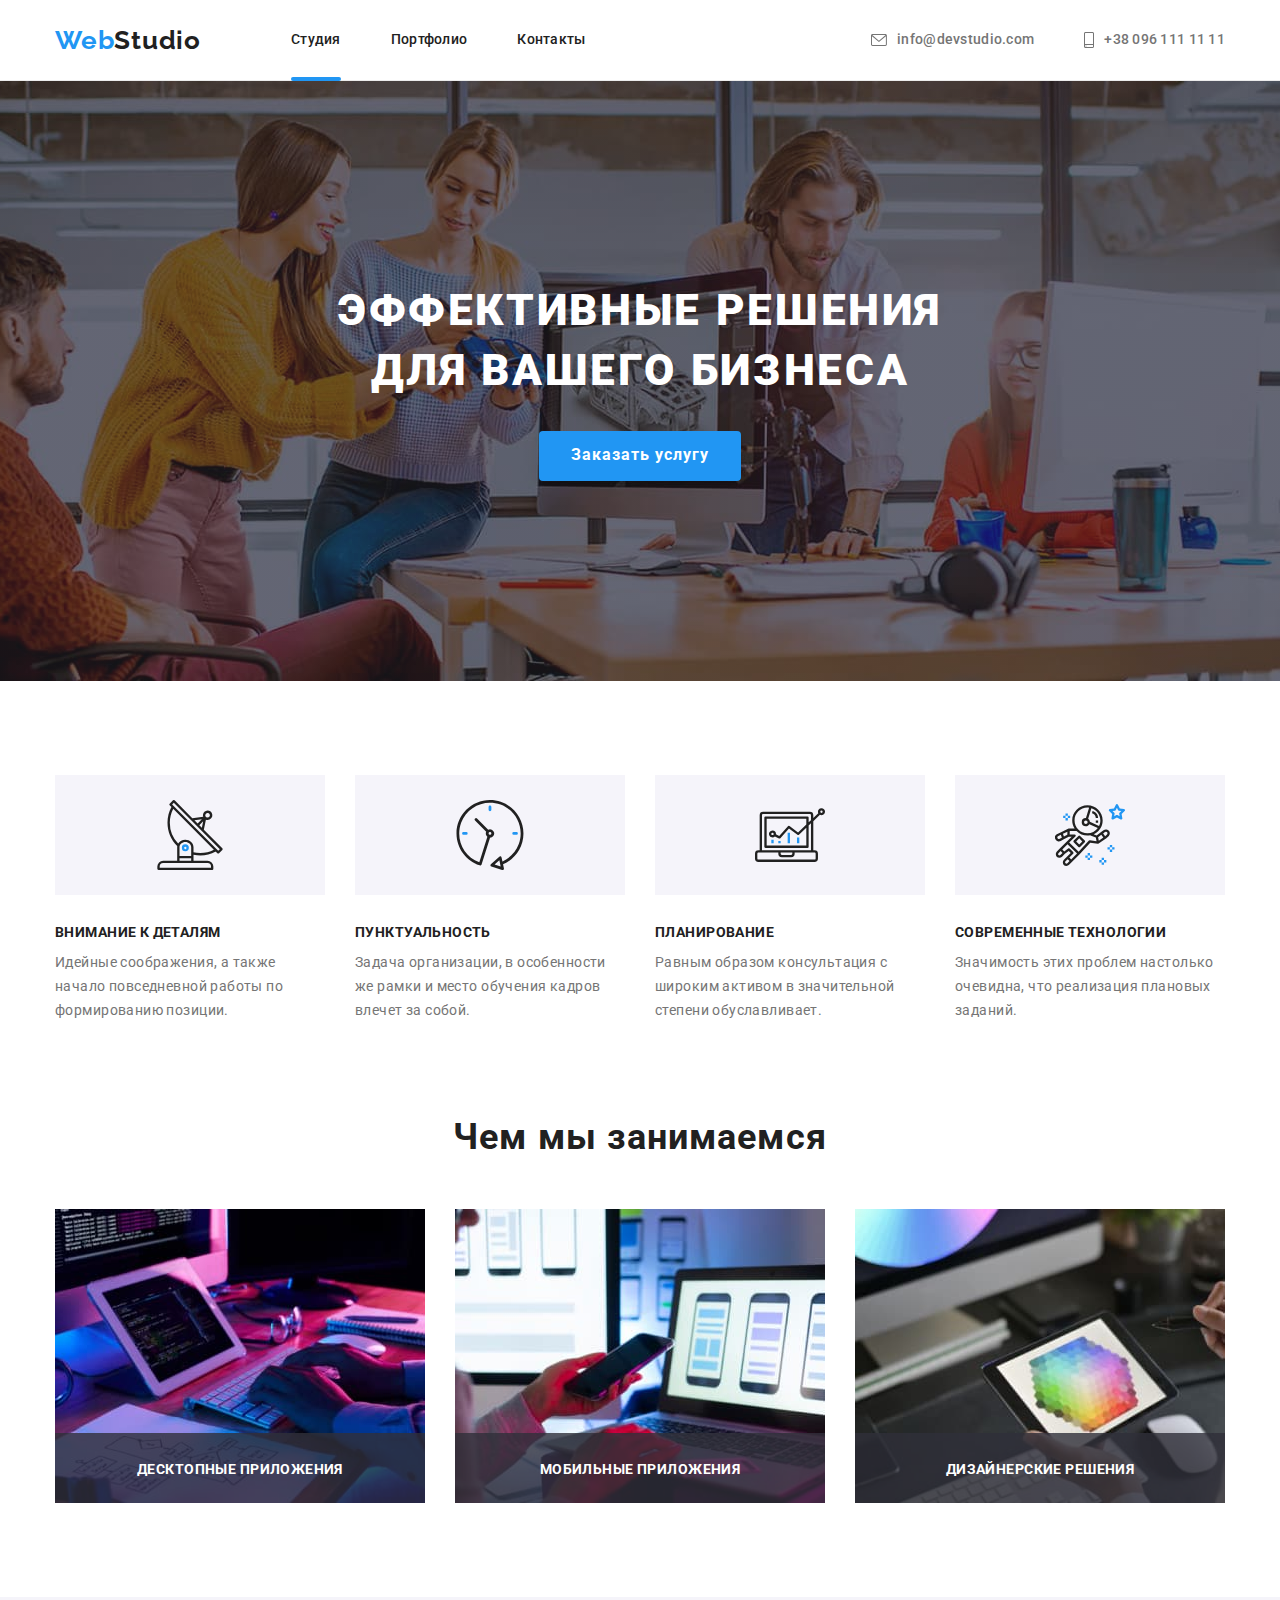
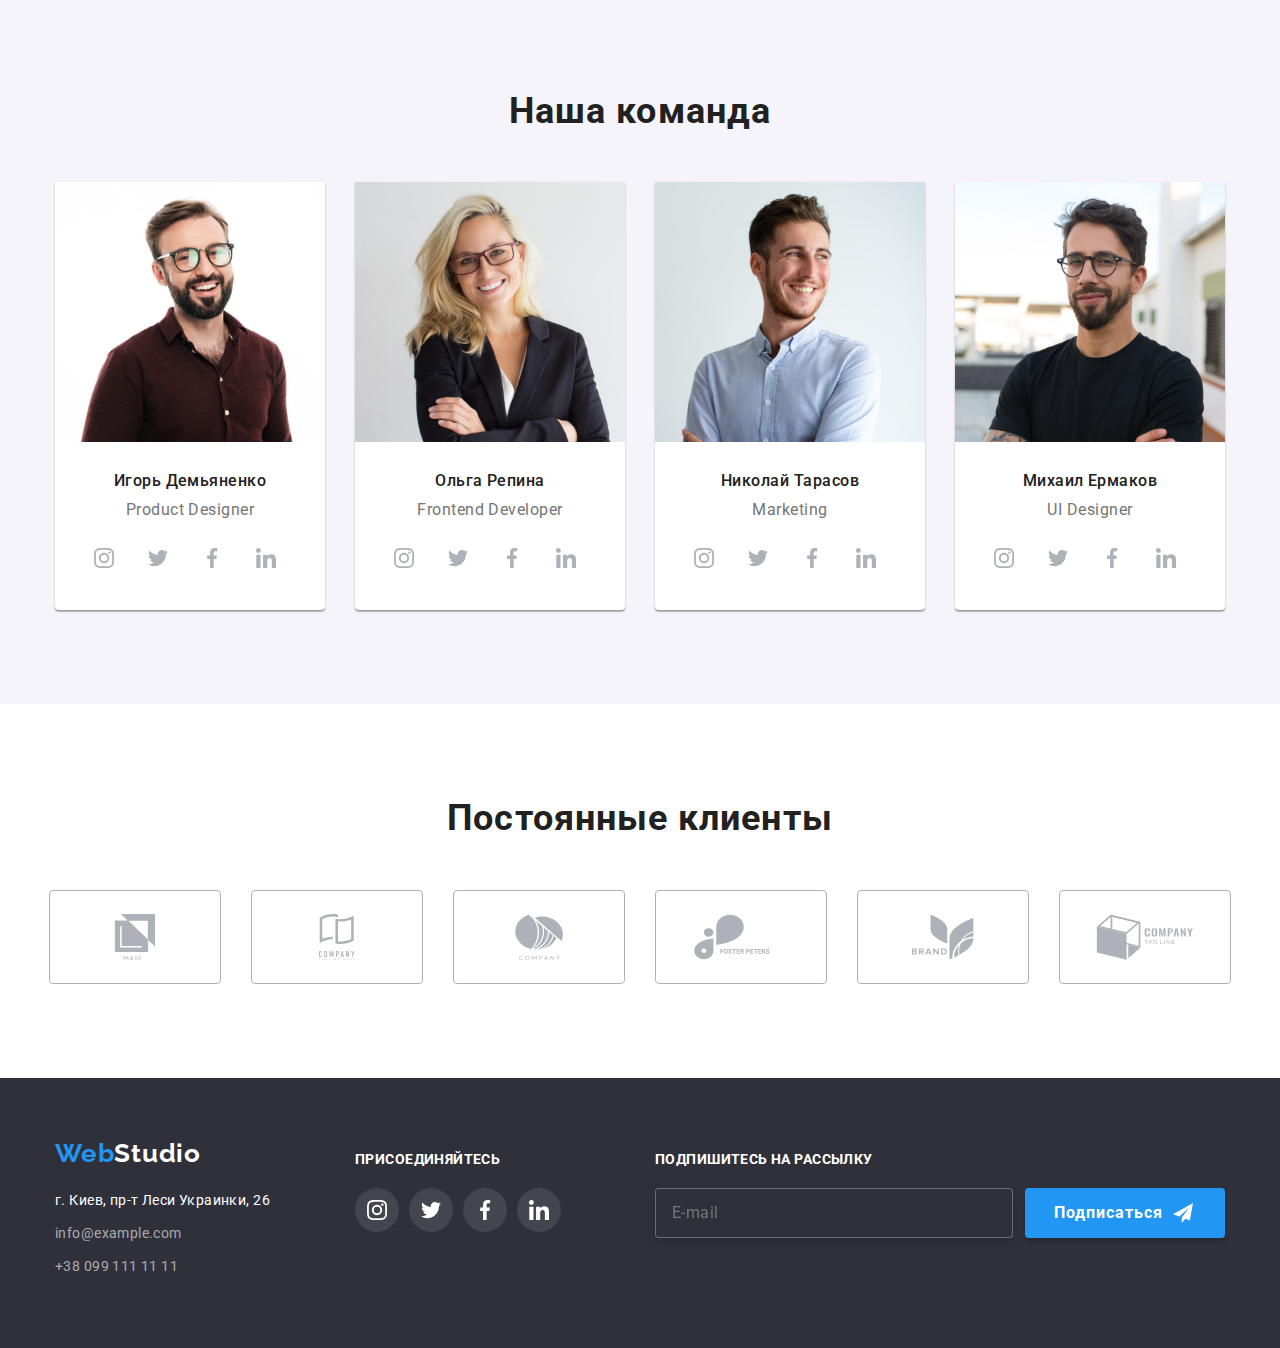
<file: index.html>
<!DOCTYPE html>
<html lang="ru">
  <head>
    <meta charset="UTF-8" />
    <meta http-equiv="X-UA-Compatible" content="IE=edge" />
    <meta name="viewport" content="width=device-width, initial-scale=1.0" />
    <title>Студия</title>
    <link rel="preconnect" href="https://fonts.googleapis.com" />
    <link rel="preconnect" href="https://fonts.gstatic.com" crossorigin />
    <link
      href="https://fonts.googleapis.com/css2?family=Raleway:wght@700&family=Roboto:wght@400;500;700;900&display=swap"
      rel="stylesheet"
    />
    <link
      rel="stylesheet"
      href="https://cdnjs.cloudflare.com/ajax/libs/modern-normalize/1.1.0/modern-normalize.min.css"
    />
    <link rel="stylesheet" href="./css/styles.css" />
  </head>
  <body>
    <!--header-->
    <header class="header">
      <div class="container">
        <nav class="main-nav">
          <a href="./index.html" class="logo logo-header"
            ><span class="logo-span">Web</span>Studio</a
          >
          <ul class="nav list">
            <li class="item">
              <a href="./index.html" class="link current">Студия</a>
            </li>
            <li class="item">
              <a href="./portfolio.html" class="link">Портфолио</a>
            </li>
            <li class="item"><a href="" class="link">Контакты</a></li>
          </ul>
          <ul class="nav-contakt list">
            <li class="item">
              <a href="mailto:info@devstudio.com" class="link contakt">
                <svg class="icon-header" width="16" height="12">
                  <use href="./images/icon.svg#icon-mail"></use>
                </svg>
                info@devstudio.com</a
              >
            </li>
            <li class="item">
              <a href="tel:+380961111111" class="link contakt">
                <svg class="icon-header" width="10" height="16">
                  <use href="./images/icon.svg#icon-smartphone"></use>
                </svg>
                +38 096 111 11 11</a
              >
            </li>
          </ul>
        </nav>
      </div>
    </header>
    <!--main-->
    <main>
      <!--order-->
      <section class="order">
        <h1 class="order-title">
          Эффективные решения <br />
          для вашего бизнеса
        </h1>
        <button
          data-modal-open
          class="order-button"
          name="button_order"
          type="button">
          Заказать услугу
        </button>
        <div class="backdrop is-hidden" data-modal>
          <div class="modal">
            <button class="button-modal" type="button" data-modal-close>
              <svg class="close-icon">
                <use href="./images/icon.svg#icon-close"></use>
              </svg>
            </button>
            <h2 class="title-modal">Оставьте свои данные, мы вам перезвоним</h2>
            <form class="form">
              <div class="form-input">
                <label for="name">Имя</label>
                <input type="text" name="name" id="name" />
                <svg class="input-icon">
                  <use href="./images/icon.svg#icon-person-form"></use>
                </svg>
              </div>
              <div class="form-input">
                <label for="tel">Телефон</label>
                <input type="tel" name="tel" id="tel" />
                <svg class="input-icon">
                  <use href="./images/icon.svg#icon-phone-form"></use>
                </svg>
              </div>
              <div class="form-input">
                <label for="email">Почта</label>
                <input type="email" name="email" id="email" />
                <svg class="input-icon">
                  <use href="./images/icon.svg#icon-email-form"></use>
                </svg>
              </div>
              <div class="form-input form-end">
                <label for="feedback">Комментарий</label>
                <textarea
                  name="feedback"
                  id="feedback"
                  placeholder="Введите текст"></textarea>
              </div>
              <label class="label-checkbox">
                <input class="checkbox" type="checkbox" name="policy" />
                <span class="checkbox-icon"></span>
                <span class="label">Cоглашаюсь с рассылкой и принимаю
                <a href=""> Условия договора</a></label></span>
                <button class="order-button" type="submit">Отправить</button>
            </form>
          </div>
        </div>
      </section>
      <!-- our strengths-->
      <section class="section strengths">
        <div class="container">
          <h2 class="hide">Наши сильные качества</h2>
          <ul class="strengths-list list">
            <li class="item">
              <div class="icon-strengths-fon">
                <svg class="icon-strengths">
                  <use href="./images/icon.svg#icon-antenna"></use>
                </svg>
              </div>
              <h3 class="strengths-title">Внимание к деталям</h3>
              <p class="strengths-text">
                Идейные соображения, а также начало повседневной работы по
                формированию позиции.
              </p>
            </li>
            <li class="item">
              <div class="icon-strengths-fon">
                <svg class="icon-strengths">
                  <use href="./images/icon.svg#icon-clock"></use>
                </svg>
              </div>
              <h3 class="strengths-title">Пунктуальность</h3>
              <p class="strengths-text">
                Задача организации, в особенности же рамки и место обучения
                кадров влечет за собой.
              </p>
            </li>
            <li class="item">
              <div class="icon-strengths-fon">
                <svg class="icon-strengths">
                  <use href="./images/icon.svg#icon-diagram"></use>
                </svg>
              </div>
              <h3 class="strengths-title">Планирование</h3>
              <p class="strengths-text">
                Равным образом консультация с широким активом в значительной
                степени обуславливает.
              </p>
            </li>
            <li class="item">
              <div class="icon-strengths-fon">
                <svg class="icon-strengths">
                  <use href="./images/icon.svg#icon-astronaut"></use>
                </svg>
              </div>
              <h3 class="strengths-title">Современные технологии</h3>
              <p class="strengths-text">
                Значимость этих проблем настолько очевидна, что реализация
                плановых заданий.
              </p>
            </li>
          </ul>
        </div>
      </section>
      <!--project -->
      <section class="section">
        <div class="container">
          <h2 class="section-title">Чем мы занимаемся</h2>
          <ul class="project-list list">
            <li class="item">
              <div class="project-name">
                <img
                  src="./images/box_1.jpg"
                  alt="Проект-1"
                  width="370"
                  height="294"
                />
                <p class="project-label">Десктопные приложения</p>
              </div>
            </li>
            <li class="item">
              <div class="project-name">
                <img
                  src="./images/box_2.jpg"
                  alt="Проект-2"
                  width="370"
                  height="294"
                />
                <p class="project-label">Мобильные приложения</p>
              </div>
            </li>
            <li class="item">
              <div class="project-name">
                <img
                  src="./images/box_3.jpg"
                  alt="Проект-3"
                  width="370"
                  height="294"
                />
                <p class="project-label">Дизайнерские решения</p>
              </div>
            </li>
          </ul>
        </div>
      </section>
      <!--team-->
      <section class="section team">
        <div class="container">
          <h2 class="section-title">Наша команда</h2>
          <ul class="team-list list">
            <li class="item">
              <img
                src="./images/team_card_1.jpg"
                alt="Игорь Демьяненко"
                width="270"
                height="260"
              />
              <div class="team-text-title">
                <h3 class="team-title">Игорь Демьяненко</h3>
                <p class="team-text">Product Designer</p>
                <ul class="social-list list">
                  <li class="item-social">
                    <a href="" class="social-team">
                      <svg class="icon-team">
                        <use href="./images/icon.svg#icon-instagram"></use>
                      </svg>
                    </a>
                  </li>
                  <li class="item-social">
                    <a href="" class="social-team">
                      <svg class="icon-team">
                        <use href="./images/icon.svg#icon-twitter"></use>
                      </svg>
                    </a>
                  </li>
                  <li class="item-social">
                    <a href="" class="social-team">
                      <svg class="icon-team">
                        <use href="./images/icon.svg#icon-facebook"></use>
                      </svg>
                    </a>
                  </li>
                  <li class="item-social">
                    <a href="" class="social-team">
                      <svg class="icon-team">
                        <use href="./images/icon.svg#icon-linkedin"></use>
                      </svg>
                    </a>
                  </li>
                </ul>
              </div>
            </li>
            <li class="item">
              <img
                src="./images/team_card_2.jpg"
                alt="Ольга Репина"
                width="270"
                height="260"
              />
              <div class="team-text-title">
                <h3 class="team-title">Ольга Репина</h3>
                <p class="team-text">Frontend Developer</p>
                <ul class="social-list list">
                  <li class="item-social">
                    <a href="" class="social-team">
                      <svg class="icon-team">
                        <use href="./images/icon.svg#icon-instagram"></use>
                      </svg>
                    </a>
                  </li>
                  <li class="item-social">
                    <a href="" class="social-team">
                      <svg class="icon-team">
                        <use href="./images/icon.svg#icon-twitter"></use>
                      </svg>
                    </a>
                  </li>
                  <li class="item-social">
                    <a href="" class="social-team">
                      <svg class="icon-team">
                        <use href="./images/icon.svg#icon-facebook"></use>
                      </svg>
                    </a>
                  </li>
                  <li class="item-social">
                    <a href="" class="social-team">
                      <svg class="icon-team">
                        <use href="./images/icon.svg#icon-linkedin"></use>
                      </svg>
                    </a>
                  </li>
                </ul>
              </div>
            </li>
            <li class="item">
              <img
                src="./images/team_card_3.jpg"
                alt="Николай Тарасов"
                width="270"
                height="260"
              />
              <div class="team-text-title">
                <h3 class="team-title">Николай Тарасов</h3>
                <p class="team-text">Marketing</p>
                <ul class="social-list list">
                  <li class="item-social">
                    <a href="" class="social-team">
                      <svg class="icon-team">
                        <use href="./images/icon.svg#icon-instagram"></use>
                      </svg>
                    </a>
                  </li>
                  <li class="item-social">
                    <a href="" class="social-team">
                      <svg class="icon-team">
                        <use href="./images/icon.svg#icon-twitter"></use>
                      </svg>
                    </a>
                  </li>
                  <li class="item-social">
                    <a href="" class="social-team">
                      <svg class="icon-team">
                        <use href="./images/icon.svg#icon-facebook"></use>
                      </svg>
                    </a>
                  </li>
                  <li class="item-social">
                    <a href="" class="social-team">
                      <svg class="icon-team">
                        <use href="./images/icon.svg#icon-linkedin"></use>
                      </svg>
                    </a>
                  </li>
                </ul>
              </div>
            </li>
            <li class="item">
              <img
                src="./images/team_card_4.jpg"
                alt="Михаил Ермаков"
                width="270"
                height="260"
              />
              <div class="team-text-title">
                <h3 class="team-title">Михаил Ермаков</h3>
                <p class="team-text">UI Designer</p>
                <ul class="social-list list">
                  <li class="item-social">
                    <a href="" class="social-team">
                      <svg class="icon-team">
                        <use href="./images/icon.svg#icon-instagram"></use>
                      </svg>
                    </a>
                  </li>
                  <li class="item-social">
                    <a href="" class="social-team">
                      <svg class="icon-team">
                        <use href="./images/icon.svg#icon-twitter"></use>
                      </svg>
                    </a>
                  </li>
                  <li class="item-social">
                    <a href="" class="social-team">
                      <svg class="icon-team">
                        <use href="./images/icon.svg#icon-facebook"></use>
                      </svg>
                    </a>
                  </li>
                  <li class="item-social">
                    <a href="" class="social-team">
                      <svg class="icon-team">
                        <use href="./images/icon.svg#icon-linkedin"></use>
                      </svg>
                    </a>
                  </li>
                </ul>
              </div>
            </li>
          </ul>
        </div>
      </section>
      <section class="section client">
        <h2 class="section-title">Постоянные клиенты</h2>
        <ul class="client-list list">
          <li class="item-client">
            <a href="" class="link-icon-client">
              <svg class="icon-client">
                <use href="./images/icon.svg#icon-company"></use>
              </svg>
            </a>
          </li>
          <li class="item-client">
            <a href="" class="link-icon-client">
              <svg class="icon-client">
                <use href="./images/icon.svg#icon-company1"></use>
              </svg>
            </a>
          </li>
          <li class="item-client">
            <a href="" class="link-icon-client">
              <svg class="icon-client">
                <use href="./images/icon.svg#icon-company2"></use>
              </svg>
            </a>
          </li>
          <li class="item-client">
            <a href="" class="link-icon-client">
              <svg class="icon-client">
                <use href="./images/icon.svg#icon-company3"></use>
              </svg>
            </a>
          </li>
          <li class="item-client">
            <a href="" class="link-icon-client">
              <svg class="icon-client">
                <use href="./images/icon.svg#icon-company4"></use>
              </svg>
            </a>
          </li>
          <li class="item-client">
            <a href="" class="link-icon-client">
              <svg class="icon-client">
                <use href="./images/icon.svg#icon-company5"></use>
              </svg>
            </a>
          </li>
        </ul>
      </section>
    </main>
    <!--footer-->
    <footer class="footer">
      <div class="container">
        <ul class="footer-list list">
          <li class="item">
            <a href="./index.html" class="logo">
              <span class="logo-span">Web</span>Studio</a>
            <address class="address">
              <ul class="list">
                <li class="list-address">
                  <a
                    href="https://goo.gl/maps/rNsayfPr7um2PbQCA"
                    target="_blank"
                    class="link-google"
                    >г. Киев, пр-т Леси Украинки, 26
                  </a>
                </li>
                <li class="list-address">
                  <a href="mailto:info@example.com" class="link link-footer"
                    >info@example.com</a
                  >
                </li>
                <li class="list-address">
                  <a href="tel:+380991111111" class="link link-footer"
                    >+38 099 111 11 11</a
                  >
                </li>
              </ul>
            </address>
          </li>
          <li class="item">
            <h3 class="social-title">ПРИСОЕДИНЯЙТЕСЬ</h3>
            <ul class="footer-social-list list">
              <li class="footer-item-social">
                <a href="" class="link-icon-footer">
                  <svg class="icon-footer">
                    <use href="./images/icon.svg#icon-instagram"></use>
                  </svg>
                </a>
              </li>
              <li class="footer-item-social">
                <a href="" class="link-icon-footer">
                  <svg class="icon-footer">
                    <use href="./images/icon.svg#icon-twitter"></use>
                  </svg>
                </a>
              </li>
              <li class="footer-item-social">
                <a href="" class="link-icon-footer">
                  <svg class="icon-footer">
                    <use href="./images/icon.svg#icon-facebook"></use>
                  </svg>
                </a>
              </li>
              <li class="footer-item-social">
                <a href="" class="link-icon-footer">
                  <svg class="icon-footer">
                    <use href="./images/icon.svg#icon-linkedin"></use>
                  </svg>
                </a>
              </li>
            </ul>
          </li>
          <li class="item-form">
             <form>
                <p class="social-title">Подпишитесь на рассылку</p>
            <ul class="footer-form list">
              <li class="footer-item-form">
                <label class="label-footer">
                <input type="email" placeholder="E-mail">
                </label>       
                <button class="button-footer" type="submit">Подписаться
                  <svg class="icon-button-footer">
                    <use href="./images/icon.svg#icon-send"></use>
                  </svg>
                </button>        
                </li>
                </ul>
              </form>
            </ul>
          </li>
        </ul>
      </div>
    </footer>
    <script src="./js/modal.js"></script>
  </body>
</html>
</file>
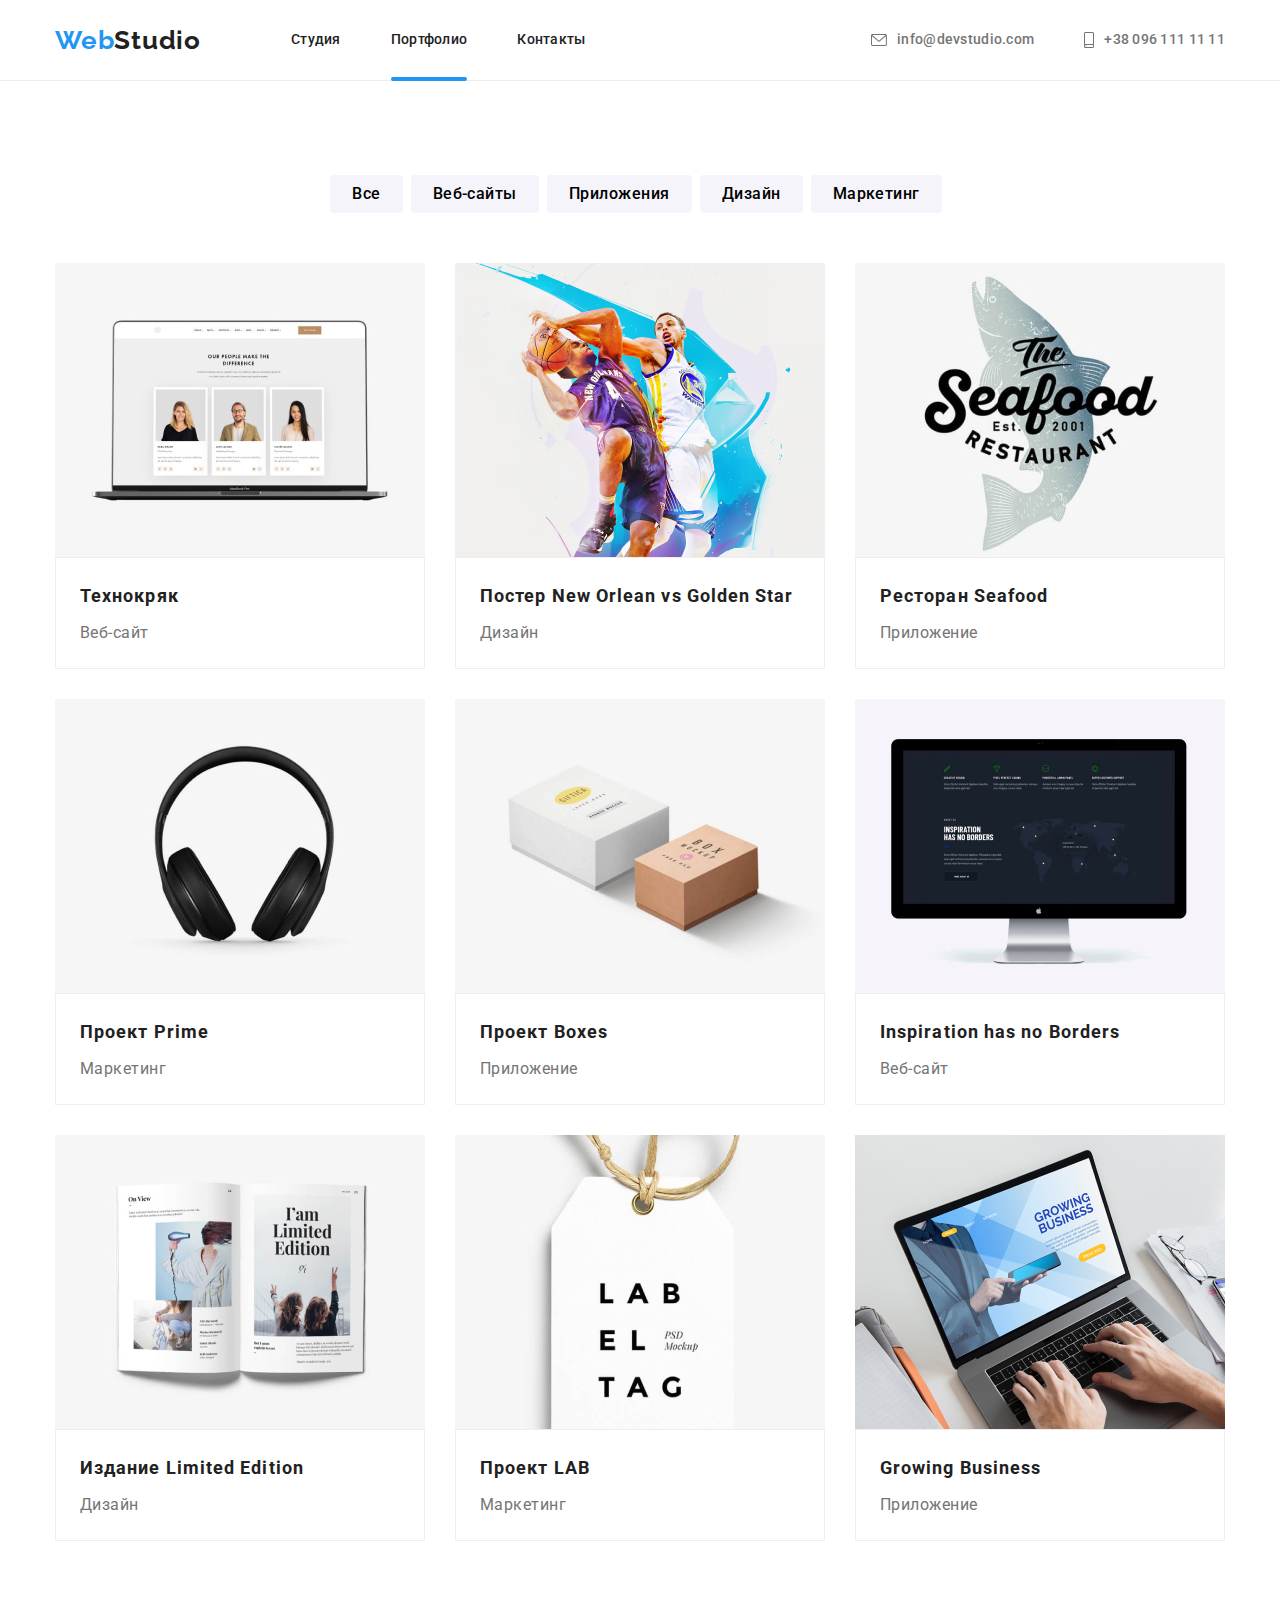
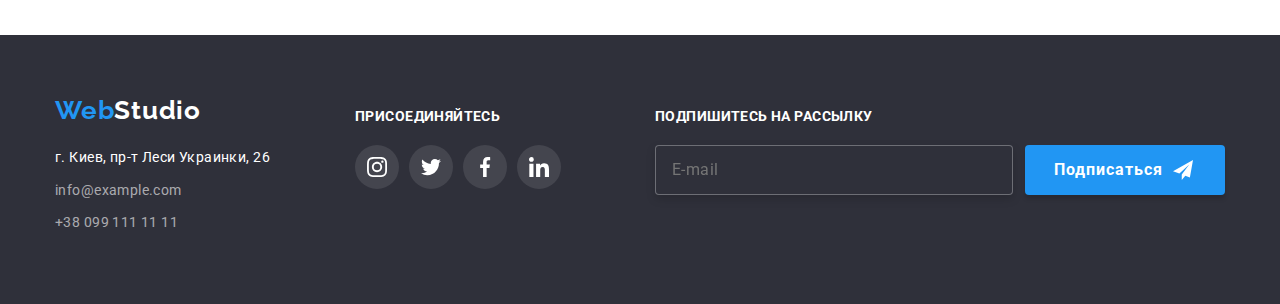
<file: portfolio.html>
<!DOCTYPE html>
<html lang="ru">
  <head>
    <meta charset="UTF-8" />
    <meta http-equiv="X-UA-Compatible" content="IE=edge" />
    <meta name="viewport" content="width=device-width, initial-scale=1.0" />
    <title>Студия</title>
    <link rel="preconnect" href="https://fonts.googleapis.com" />
    <link rel="preconnect" href="https://fonts.gstatic.com" crossorigin />
    <link
      href="https://fonts.googleapis.com/css2?family=Raleway:wght@700&family=Roboto:wght@400;500;700;900&display=swap"
      rel="stylesheet"
    />
    <link
      rel="stylesheet"
      href="https://cdnjs.cloudflare.com/ajax/libs/modern-normalize/1.1.0/modern-normalize.min.css"
    />
    <link rel="stylesheet" href="./css/styles.css" />
  </head>
  <body>
    <!--header-->
    <header class="header">
      <div class="container">
        <nav class="main-nav">
          <a href="./index.html" class="logo logo-header"
            ><span class="logo-span">Web</span>Studio</a
          >
          <ul class="nav list">
            <li class="item"><a href="./index.html" class="link">Студия</a></li>
            <li class="item">
              <a href="./portfolio.html" class="link current">Портфолио</a>
            </li>
            <li class="item"><a href="" class="link">Контакты</a></li>
          </ul>
          <ul class="nav-contakt list">
            <li class="item">
              <a href="mailto:info@devstudio.com" class="link contakt">
                <svg class="icon-header" width="16" height="12">
                  <use href="./images/icon.svg#icon-mail"></use>
                </svg>
                info@devstudio.com</a
              >
            </li>
            <li class="item">
              <a href="tel:+380961111111" class="link contakt">
                <svg class="icon-header" width="10" height="16">
                  <use href="./images/icon.svg#icon-smartphone"></use>
                </svg>
                +38 096 111 11 11</a
              >
            </li>
          </ul>
        </nav>
      </div>
    </header>
    <!--main-->
    <main>
      <!-- portfolio -->
      <section class="section">
        <div class="container">
          <h2 class="hide">Портфолио</h2>
          <ul class="portfolio-nav list">
            <li class="item">
              <button
                class="portfolio-button"
                name="button_portfolio"
                type="button"
              >
                Все
              </button>
            </li>
            <li class="item">
              <button
                class="portfolio-button"
                name="button_portfolio"
                type="button"
              >
                Веб-сайты
              </button>
            </li>
            <li class="item">
              <button
                class="portfolio-button"
                name="button_portfolio"
                type="button"
              >
                Приложения
              </button>
            </li>
            <li class="item">
              <button
                class="portfolio-button"
                name="button_portfolio"
                type="button"
              >
                Дизайн
              </button>
            </li>
            <li class="item">
              <button
                class="portfolio-button"
                name="button_portfolio"
                type="button"
              >
                Маркетинг
              </button>
            </li>
          </ul>
          <ul class="portfolio-project list">
            <li class="item">
              <div class="box">
                <img
                  src="./images/img_p.jpg"
                  alt="Технокряк"
                  width="370"
                  height="294"
                />
                <div class="description">
                  <p>
                    Технокряк это современная площадка распространения
                    коронавируса. Компании используют эту платформу для
                    цифрового шпионажа и атак на защищённые сервера конкурентов.
                  </p>
                </div>
              </div>
              <div class="portfolio-border">
                <h3 class="portfolio-title">Технокряк</h3>
                <p class="portfolio-text">Веб-сайт</p>
              </div>
            </li>
            <li class="item">
              <div class="box">
                <img
                  src="./images/img_p_1.jpg"
                  alt="Постер New Orlean vs Golden Star"
                  width="370"
                  height="294"
                />
                <div class="description">
                  <p>
                    Технокряк это современная площадка распространения
                    коронавируса. Компании используют эту платформу для
                    цифрового шпионажа и атак на защищённые сервера конкурентов.
                  </p>
                </div>
              </div>
              <div class="portfolio-border">
                <h3 class="portfolio-title">
                  Постер New Orlean vs Golden Star
                </h3>
                <p class="portfolio-text">Дизайн</p>
              </div>
            </li>
            <li class="item">
              <div class="box">
                <img
                  src="./images/img_p_2.jpg"
                  alt="Ресторан Seafood"
                  width="370"
                  height="294"
                />
                <div class="description">
                  <p>
                    Технокряк это современная площадка распространения
                    коронавируса. Компании используют эту платформу для
                    цифрового шпионажа и атак на защищённые сервера конкурентов.
                  </p>
                </div>
              </div>
              <div class="portfolio-border">
                <h3 class="portfolio-title">Ресторан Seafood</h3>
                <p class="portfolio-text">Приложение</p>
              </div>
            </li>
            <li class="item">
              <div class="box">
                <img
                  src="./images/img_p_3.jpg"
                  alt="Проект Prime"
                  width="370"
                  height="294"
                />
                <div class="description">
                  <p>
                    Технокряк это современная площадка распространения
                    коронавируса. Компании используют эту платформу для
                    цифрового шпионажа и атак на защищённые сервера конкурентов.
                  </p>
                </div>
              </div>
              <div class="portfolio-border">
                <h3 class="portfolio-title">Проект Prime</h3>
                <p class="portfolio-text">Маркетинг</p>
              </div>
            </li>
            <li class="item">
              <div class="box">
                <img
                  src="./images/img_p_4.jpg"
                  alt="Проект Boxes"
                  width="370"
                  height="294"
                />
                <div class="description">
                  <p>
                    Технокряк это современная площадка распространения
                    коронавируса. Компании используют эту платформу для
                    цифрового шпионажа и атак на защищённые сервера конкурентов.
                  </p>
                </div>
              </div>
              <div class="portfolio-border">
                <h3 class="portfolio-title">Проект Boxes</h3>
                <p class="portfolio-text">Приложение</p>
              </div>
            </li>
            <li class="item">
              <div class="box">
                <img
                  src="./images/img_p_5.jpg"
                  alt="Inspiration has no Borders"
                  width="370"
                  height="294"
                />
                <div class="description">
                  <p>
                    Технокряк это современная площадка распространения
                    коронавируса. Компании используют эту платформу для
                    цифрового шпионажа и атак на защищённые сервера конкурентов.
                  </p>
                </div>
              </div>
              <div class="portfolio-border">
                <h3 class="portfolio-title">Inspiration has no Borders</h3>
                <p class="portfolio-text">Веб-сайт</p>
              </div>
            </li>
            <li class="item">
              <div class="box">
                <img
                  src="./images/img_p_6.jpg"
                  alt="Издание Limited Edition"
                  width="370"
                  height="294"
                />
                <div class="description">
                  <p>
                    Технокряк это современная площадка распространения
                    коронавируса. Компании используют эту платформу для
                    цифрового шпионажа и атак на защищённые сервера конкурентов.
                  </p>
                </div>
              </div>
              <div class="portfolio-border">
                <h3 class="portfolio-title">Издание Limited Edition</h3>
                <p class="portfolio-text">Дизайн</p>
              </div>
            </li>
            <li class="item">
              <div class="box">
                <img
                  src="./images/img_p_7.jpg"
                  alt="Проект LAB"
                  width="370"
                  height="294"
                />
                <div class="description">
                  <p>
                    Технокряк это современная площадка распространения
                    коронавируса. Компании используют эту платформу для
                    цифрового шпионажа и атак на защищённые сервера конкурентов.
                  </p>
                </div>
              </div>
              <div class="portfolio-border">
                <h3 class="portfolio-title">Проект LAB</h3>
                <p class="portfolio-text">Маркетинг</p>
              </div>
            </li>
            <li class="item">
              <div class="box">
                <img
                  src="./images/img_p_8.jpg"
                  alt="Growing Business"
                  width="370"
                  height="294"
                />
                <div class="description">
                  <p>
                    Технокряк это современная площадка распространения
                    коронавируса. Компании используют эту платформу для
                    цифрового шпионажа и атак на защищённые сервера конкурентов.
                  </p>
                </div>
              </div>
              <div class="portfolio-border">
                <h3 class="portfolio-title">Growing Business</h3>
                <p class="portfolio-text">Приложение</p>
              </div>
            </li>
          </ul>
        </div>
      </section>
    </main>
    <!--footer-->
    <footer class="footer">
      <div class="container">
        <ul class="footer-list list">
          <li class="item">
            <a href="./index.html" class="logo"
              ><span class="logo-span">Web</span>Studio</a
            >
            <address class="address">
              <ul class="list">
                <li class="list-address">
                  <a
                    href="https://goo.gl/maps/rNsayfPr7um2PbQCA"
                    target="_blank"
                    class="link-google"
                    >г. Киев, пр-т Леси Украинки, 26
                  </a>
                </li>
                <li class="list-address">
                  <a href="mailto:info@example.com" class="link link-footer"
                    >info@example.com</a
                  >
                </li>
                <li class="list-address">
                  <a href="tel:+380991111111" class="link link-footer"
                    >+38 099 111 11 11</a
                  >
                </li>
              </ul>
            </address>
          </li>
          <li class="item">
            <h3 class="social-title">ПРИСОЕДИНЯЙТЕСЬ</h3>
            <ul class="footer-social-list list">
              <li class="footer-item-social">
                <a href="" class="link-icon-footer">
                  <svg class="icon-footer">
                    <use href="./images/icon.svg#icon-instagram"></use>
                  </svg>
                </a>
              </li>
              <li class="footer-item-social">
                <a href="" class="link-icon-footer">
                  <svg class="icon-footer">
                    <use href="./images/icon.svg#icon-twitter"></use>
                  </svg>
                </a>
              </li>
              <li class="footer-item-social">
                <a href="" class="link-icon-footer">
                  <svg class="icon-footer">
                    <use href="./images/icon.svg#icon-facebook"></use>
                  </svg>
                </a>
              </li>
              <li class="footer-item-social">
                <a href="" class="link-icon-footer">
                  <svg class="icon-footer">
                    <use href="./images/icon.svg#icon-linkedin"></use>
                  </svg>
                </a>
              </li>
            </ul>
          </li>
           <li class="item-form">
             <form>
                <p class="social-title">Подпишитесь на рассылку</p>
            <ul class="footer-form list">
              <li class="footer-item-form">
                <label class="label-footer">
                <input type="email" placeholder="E-mail">
                </label>       
                <button class="button-footer" type="submit">Подписаться
                  <svg class="icon-button-footer">
                    <use href="./images/icon.svg#icon-send"></use>
                  </svg>
                </button>        
                </li>
                </ul>
              </form>
            </ul>
          </li>
        </ul>
      </div>
    </footer>
    <script src="./js/modal.js"></script>
  </body>
</html>
</file>
<file: css/styles.css>
:root {
  --main-text-color: #212121;
  --second-text-color: #757575;
  --blue-color: #2196f3;
  --white-color: #fff;
  --background-color: #2f303a;
  --footer-link-color: rgba(255, 255, 255, 0.6);
  --main-background-color: #e5e5e5;
  --second-background-color: #f5f4fa;
  --header-border-color: #ececec;
  --portfolio-border-color: #eee;
  --social-team-color: #afb1b8;
  --social-footer-color: rgba(255, 255, 255, 0.1);
  --order-background-color: #c4c4c4;
  --backdrop-background-color: rgba(0, 0, 0, 0.2);
  --project-name-background-color: rgba(47, 48, 58, 0.8);
}
body {
  font-family: "Roboto", sans-serif;
  color: var(--main-text-color);
  background-color: var(--white-color);
}
/* Утиліти */
:active,
:hover,
:focus {
  outline: 0;
  outline-offset: 0;
}

h2,
h3,
h4,
h5 {
  font-size: 100%;
  font-weight: normal;
}
.list {
  padding: 0;
  margin: 0;
  list-style: none;
}
.container {
  margin-left: auto;
  margin-right: auto;
  padding-left: 15px;
  padding-right: 15px;
  width: 1200px;
}
.section {
  padding-top: 94px;
  padding-bottom: 94px;
}
/* button */
.portfolio-button {
  font-weight: 500;
  font-size: 16px;
  line-height: 1.62;
  text-align: center;
  letter-spacing: 0.03em;
  border-radius: 4px;
  border: none;
  cursor: pointer;
  padding-left: 22px;
  padding-right: 22px;
  padding-top: 6px;
  padding-bottom: 6px;
  background-color: var(--second-background-color);

  transition: color 250ms cubic-bezier(0.4, 0, 0.2, 1),
    background-color 250ms cubic-bezier(0.4, 0, 0.2, 1),
    box-shadow 250ms cubic-bezier(0.4, 0, 0.2, 1),
    border-radius 250ms cubic-bezier(0.4, 0, 0.2, 1);
}

.portfolio-button:hover,
.portfolio-button:focus {
  color: var(--white-color);
  background-color: var(--blue-color);
  box-shadow: 0px 3px 1px rgba(0, 0, 0, 0.1), 0px 1px 2px rgba(0, 0, 0, 0.08),
    0px 2px 2px rgba(0, 0, 0, 0.12);
  border-radius: 4px;
}
.order-button {
  font-weight: 700;
  font-size: 16px;
  line-height: 1.16;
  letter-spacing: 0.06em;
  box-shadow: 0px 4px 4px rgba(0, 0, 0, 0.15);
  border-radius: 4px;
  border: none;
  cursor: pointer;
  min-width: 200px;
  min-height: 50px;
  padding: 10px 32px;
  color: var(--white-color);
  background-color: var(--blue-color);
}
/* header */

.header {
  border-bottom: 1px solid var(--header-border-color);
}

.main-nav {
  font-weight: 500;
  font-size: 14px;
  line-height: 1.14;
  letter-spacing: 0.02em;
  display: flex;
  align-items: center;
}
.nav {
  display: flex;
  margin-left: 90px;
}
.nav .item:not(:last-child) {
  margin-right: 50px;
}
.main-nav .link {
  display: block;
  padding-top: 32px;
  padding-bottom: 32px;
}
.current {
  position: relative;
}

.current::after {
  content: "";

  position: absolute;
  left: 0;
  bottom: -1px;
  display: block;
  width: 100%;

  height: 4px;
  border-radius: 2px;
  background-color: var(--blue-color);
}
.hide {
  display: none;
}

.link {
  color: var(--main-text-color);
  text-decoration: none;

  transition: fill 250ms cubic-bezier(0.4, 0, 0.2, 1),
    color 250ms cubic-bezier(0.4, 0, 0.2, 1);
}
.link:hover,
.link:focus {
  color: var(--blue-color);
  fill: var(--blue-color);
}
.nav-contakt,
.nav-contakt .link {
  display: flex;
  margin-left: auto;
  align-items: center;
}

.nav-contakt .item:not(:last-child) {
  margin-right: 50px;
}
.contakt {
  color: var(--second-text-color);
  fill: var(--second-text-color);
}
.icon-header {
  margin-right: 10px;
}

/* portfolio */
.portfolio-nav {
  margin-bottom: 50px;
  display: flex;
  justify-content: center;
}
.portfolio-nav .item {
  margin-right: 8px;
}
.portfolio-project {
  display: flex;
  flex-wrap: wrap;
  position: relative;
}

.portfolio-project img {
  display: block;
}
.portfolio-project .item {
  /* width: calc(100%-60px / 3); */

  margin-right: 30px;
  margin-bottom: 30px;
  cursor: pointer;
  width: 370px;

  transition: box-shadow 250ms cubic-bezier(0.4, 0, 0.2, 1);
}

.portfolio-project .item:hover {
  box-shadow: 0px 1px 1px rgba(0, 0, 0, 0.12), 0px 4px 4px rgba(0, 0, 0, 0.06),
    1px 4px 6px rgba(0, 0, 0, 0.16);
}
.box {
  overflow: hidden;
  position: relative;
}

.description {
  margin: 0;
  padding: 0;
  top: 0;
  left: 0;
  width: 100%;
  height: 100%;
  content: "";
  position: absolute;
  background-color: rgba(33, 150, 243, 0.9);

  opacity: 0;
  transform: translateY(+100%);
  transition: transform 250ms cubic-bezier(0.4, 0, 0.2, 1),
    opacity 250ms cubic-bezier(0.4, 0, 0.2, 1);
}

.item:hover .description {
  transform: translateY(0);
  opacity: 1;
}
.description > p {
  margin: 0;
  font-size: 18px;
  line-height: 1.55;
  letter-spacing: 0.03em;
  color: var(--white-color);
  padding-left: 24px;
  padding-right: 24px;
  padding-top: 63px;
  padding-bottom: 63px;
}

.portfolio-border {
  border: 1px solid var(--portfolio-border-color);
  padding-left: 24px;
  padding-right: 24px;
  padding-top: 20px;
  padding-bottom: 20px;
}
.portfolio-project .item:nth-child(3n) {
  margin-right: 0;
}
.portfolio-project .item:nth-last-child(-n + 3) {
  margin-bottom: 0;
}
.portfolio-title {
  margin-top: 0px;
  margin-bottom: 4px;
  font-weight: 700;
  font-size: 18px;
  line-height: 2;
  letter-spacing: 0.06em;
}
.portfolio-text {
  margin-bottom: 0px;
  margin-top: 0;
  font-size: 16px;
  line-height: 1.87;
  letter-spacing: 0.03em;
  color: var(--second-text-color);
}
/* order */
.order {
  padding-top: 200px;
  padding-bottom: 200px;
  background-repeat: no-repeat;
  background-position: center;
  background-size: cover;
  text-align: center;
  margin-left: auto;
  margin-right: auto;
  max-width: 1600px;
  min-height: 600px;
  background-image: linear-gradient(
      to right,
      rgba(47, 48, 58, 0.4),
      rgba(47, 48, 58, 0.4)
    ),
    url("../images/bg-hero.jpg");
  background-color: var(--order-background-color);
}
.order-title {
  margin-top: 0;
  margin-bottom: 30px;
  font-weight: 900;
  font-size: 44px;
  line-height: 1.36;
  letter-spacing: 0.06em;
  text-transform: uppercase;
  color: var(--white-color);
}
.section-title {
  margin-top: 0;
  margin-bottom: 50px;
  font-weight: 700;
  font-size: 36px;
  line-height: 1.16;
  text-align: center;
  letter-spacing: 0.03em;
}

.backdrop.is-hidden {
  opacity: 0;
  pointer-events: none;
}
.backdrop.is-hidden .modal {
  transform: translate(-50%, -50%) scale(1.1);
}
.backdrop {
  position: fixed;
  top: 0;
  left: 0;
  width: 100%;
  height: 100%;
  z-index: 99;

  background-color: var(--backdrop-background-color);

  opacity: 1;
  transition: opacity 250ms cubic-bezier(0.4, 0, 0.2, 1);
}
.modal {
  position: absolute;
  top: 50%;
  left: 50%;
  transform: translate(-50%, -50%) scale(1);
  transition: transform 250ms cubic-bezier(0.4, 0, 0.2, 1);

  width: 528px;
  height: 581px;

  background-color: var(--white-color);
  box-shadow: 0px 1px 3px rgba(0, 0, 0, 0.12), 0px 1px 1px rgba(0, 0, 0, 0.14),
    0px 2px 1px rgba(0, 0, 0, 0.2);
  border-radius: 4px;
}

.close-icon {
  width: 30px;
  height: 30px;
}
.button-modal {
  display: flex;
  margin-left: auto;
  margin-right: 8px;
  margin-top: 8px;

  border-radius: 50%;
  border: none;
  padding: 0;
  background: none;
  cursor: pointer;

  transition: fill 250ms cubic-bezier(0.4, 0, 0.2, 1);
}

.button-modal:hover,
.button-modal:focus {
  fill: var(--blue-color);
}

.form {
  margin-left: 40px;
  margin-right: 40px;

  color: var(--second-text-color);
}

.form-input {
  position: relative;
  margin-bottom: 10px;
  display: flex;
  text-align: left;
  flex-direction: column;
}
.form-input textarea,
.form-input input {
  height: 40px;

  padding-left: 42px;
  padding-right: 16px;

  border: 1px solid rgba(33, 33, 33, 0.2);
  box-sizing: border-box;
  border-radius: 4px;
  resize: none;
  cursor: pointer;

  font-size: 14px;
  line-height: 1.14;
  letter-spacing: 0.01em;

  transition: border-color 250ms cubic-bezier(0.4, 0, 0.2, 1);
}

.form-input textarea {
  padding-top: 12px;
  padding-bottom: 12px;
  padding-left: 16px;
  height: 120px;
}
.form-end {
  margin-bottom: 0;
}

.form-input:focus-within textarea,
.form-input:focus-within input + .input-icon,
.form-input:focus-within input {
  fill: var(--blue-color);
  border-color: var(--blue-color);
}

.form-input label {
  padding-bottom: 4px;
  font-size: 12px;
  line-height: 1.16;
  letter-spacing: 0.01em;
}

.title-modal {
  font-weight: 700;
  font-size: 20px;
  line-height: 1.15;
  letter-spacing: 0.03em;

  margin-top: 0;
  margin-bottom: 12px;
}

.input-icon {
  position: absolute;
  left: 12px;
  top: 49%;

  width: 18px;
  height: 18px;

  transition: fill 250ms cubic-bezier(0.4, 0, 0.2, 1);
}
.label-checkbox {
  display: flex;
  align-items: center;

  margin-top: 20px;
  margin-bottom: 30px;
  margin-left: 12px;
}
.checkbox-icon {
  display: inline-block;
  margin-right: 10px;

  width: 15px;
  height: 15px;

  border: 2px solid var(--main-text-color);
  border-radius: 4px;

  transition: border-color 250ms cubic-bezier(0.4, 0, 0.2, 1),
    background-color 250ms cubic-bezier(0.4, 0, 0.2, 1),
    background-image 250ms cubic-bezier(0.4, 0, 0.2, 1);
}

.checkbox:checked + .checkbox-icon {
  border-color: var(--blue-color);
  background-color: var(--blue-color);
  background-image: url("../images/icon-check.svg");
  background-size: contain;
  background-origin: border-box;
}
.label-checkbox a {
  display: inline-block;

  text-decoration: none;
  border-bottom: 1px solid var(--blue-color);
  color: var(--blue-color);
  line-height: 0.85;
}
.label {
  font-size: 14px;
  line-height: 1.71;
  letter-spacing: 0.03em;
}
.checkbox {
  /* appearance: none; */
  position: absolute;
  width: 1px;
  height: 1px;
  margin: -1px;
  border: 0;
  padding: 0;
  clip: rect(0 0 0 0);
  overflow: hidden;
}
/* our strengths */

.section.strengths {
  padding-bottom: 0;
}

.strengths-title {
  margin-top: 0;
  margin-bottom: 10px;
  font-weight: 700;
  font-size: 14px;
  line-height: 1.14;
  letter-spacing: 0.03em;
  text-transform: uppercase;
}
.strengths-text {
  margin-top: 0;
  margin-bottom: 0;
  font-size: 14px;
  line-height: 1.71;
  letter-spacing: 0.03em;
  color: var(--second-text-color);
}
.strengths-list {
  display: flex;
  flex-wrap: wrap;
}
.strengths-list .item {
  width: 270px;
}

.strengths-list .item:not(:last-child) {
  margin-right: 30px;
}

.icon-strengths-fon {
  display: flex;
  justify-content: center;
  align-items: center;

  padding: 0;
  border: none;
  background: var(--second-background-color);
  height: 120px;
  width: 270px;
  margin-bottom: 30px;
  cursor: pointer;
}
.icon-strengths {
  width: 70px;
  height: 70px;
}
/* .icon-strengths-fon:hover {
  box-shadow: 0px 1px 1px rgba(0, 0, 0, 0.12), 0px 4px 4px rgba(0, 0, 0, 0.06),
    1px 4px 6px rgba(0, 0, 0, 0.16);
} */
/* .strengths-list .item::before {
  display: block;
  content: "";
  height: 120px;
  background: var(--second-background-color);
  background-size: 70px 70px;
  background-repeat: no-repeat;
  background-position: center;
  margin-bottom: 30px;
}

.strengths-list .item:nth-child(1)::before {
  background-image: url("../images/antenna.svg");
}
.strengths-list .item:nth-child(2)::before {
  background-image: url("../images/clock.svg");
}
.strengths-list .item:nth-child(3)::before {
  background-image: url("../images/diagram.svg");
}
.strengths-list .item:nth-child(4)::before {
  background-image: url("../images/astronaut.svg");
} */
/* project */
.project-list {
  display: flex;
  flex-wrap: wrap;
}
.project-list .item {
  width: 370px;
  height: 294px;

  margin-right: 30px;
  margin-bottom: 30px;
}
.project-list .item:nth-child(3n) {
  margin-right: 0;
}
.project-list .item:nth-last-child(-n + 3) {
  margin-bottom: 0;
}
.project-name {
  position: relative;
}
.project-name img {
  display: block;
}
.project-name > .project-label {
  position: absolute;

  margin: 0;
  bottom: 0;
  left: 0;
  width: 100%;
  height: 70px;
  padding-top: 27px;
  padding-bottom: 27px;

  text-align: center;
  color: var(--white-color);
  font-weight: 700;
  font-size: 14px;
  line-height: 1.35;
  text-align: center;
  letter-spacing: 0.03em;
  text-transform: uppercase;

  background-color: var(--project-name-background-color);
}
/* team */
.team {
  background-color: var(--second-background-color);
}

.team img {
  display: block;
}
.team-text-title {
  text-align: center;
  padding-top: 30px;
  padding-bottom: 30px;
  font-size: 16px;
  line-height: 1.18;
  letter-spacing: 0.03em;
}
.social-list {
  display: flex;
  flex-wrap: wrap;
  justify-content: center;
  margin-top: 16px;
}

.item-social:nth-child(4n) {
  margin-right: 0;
}

.social-team {
  display: block;
  margin-right: 10px;
  border-radius: 50%;
  fill: var(--social-team-color);

  transition: fill 250ms cubic-bezier(0.4, 0, 0.2, 1),
    background-color 250ms cubic-bezier(0.4, 0, 0.2, 1);
}

.icon-team {
  display: block;
  padding-top: 12px;
  padding-bottom: 12px;
  width: 44px;
  height: 44px;
}
.social-team:hover,
.social-team:focus {
  fill: var(--white-color);
  background-color: var(--blue-color);
}

.team-title {
  margin-top: 0;
  margin-bottom: 10px;
  font-weight: 500;

  color: var(--main-text-color);
}
.team-text {
  margin-bottom: 0px;
  margin-top: 0px;
  color: var(--second-text-color);
}
.team-list {
  display: flex;
  flex-wrap: wrap;
}
.team-list .item {
  background-color: var(--white-color);
  box-shadow: 0px 1px 3px rgba(0, 0, 0, 0.12), 0px 1px 1px rgba(0, 0, 0, 0.14),
    0px 2px 1px rgba(0, 0, 0, 0.2);
  border-radius: 0px 0px 4px 4px;
  margin-right: 30px;
  margin-bottom: 30px;
}
.team-list .item:nth-child(4n) {
  margin-right: 0;
}
.team-list .item:nth-last-child(-n + 4) {
  margin-bottom: 0;
}
/* client */
.client-list {
  display: flex;
  flex-wrap: wrap;
  justify-content: center;
}

.item-client {
  display: flex;
  justify-content: center;
  align-items: center;
  margin-right: 30px;
}

.link-icon-client {
  fill: var(--social-team-color);
  border: 1px solid var(--social-team-color);
  border-radius: 4px;

  transition: fill 250ms cubic-bezier(0.4, 0, 0.2, 1),
    border-color 250ms cubic-bezier(0.4, 0, 0.2, 1);
}
.icon-client {
  display: block;
  padding-top: 23px;
  padding-bottom: 23px;
  width: 170px;
  height: 92px;
}
.item-client:nth-child(6n) {
  margin-right: 0;
}
.link-icon-client:hover,
.link-icon-client:focus {
  fill: var(--blue-color);
  border-color: var(--blue-color);
}

/* footer */
.footer {
  padding-top: 60px;
  padding-bottom: 60px;
  background-color: var(--background-color);
}

.address {
  margin-top: 20px;
  font-style: normal;
  font-size: 14px;
  line-height: 1.71;
  letter-spacing: 0.03em;
}
.list-address {
  margin-top: 0;
  margin-bottom: 9px;
}

.link-google {
  color: var(--white-color);
  text-decoration: none;
}
.link-footer {
  color: var(--footer-link-color);
}

.logo {
  font-family: "Raleway", sans-serif;
  font-weight: 700;
  font-size: 26px;
  line-height: 1.19;
  letter-spacing: 0.03em;
  color: var(--white-color);
  text-decoration: none;
}

.logo-span {
  color: var(--blue-color);
}
.logo-header {
  color: var(--main-text-color);
}

.social-title {
  font-weight: 700;
  font-size: 14px;
  line-height: 1.14;
  letter-spacing: 0.03em;
  text-transform: uppercase;
  color: var(--white-color);
}
.footer-list .item {
  width: 271px;
  margin-right: 30px;
}

.footer-list {
  display: flex;
}

.footer-social-list {
  display: flex;
  flex-wrap: wrap;
  margin-top: 20px;
}

.footer-item-social {
  display: flex;
  margin-right: 10px;
  width: 44px;
  height: 44px;
  align-items: center;
  justify-content: center;
}

.footer-item-social:nth-child(4n) {
  margin-right: 0;
}
.link-icon-footer {
  display: block;
  fill: var(--white-color);
  background-color: var(--social-footer-color);
  border-radius: 50%;

  transition: background-color 250ms cubic-bezier(0.4, 0, 0.2, 1);
}

.icon-footer {
  display: block;
  padding-top: 12px;
  padding-bottom: 12px;
  width: 44px;
  height: 44px;
}

/* footer-form */

.footer-form {
  margin-top: 20px;
}
.button-footer {
  margin-left: 12px;
  padding-left: 29px;
}
.icon-button-footer {
  margin-left: 10px;
  width: 20px;
  height: 20px;
}
.footer-item-form {
  display: inline-flex;
  align-items: center;
}
.footer-item-form input {
  width: 358px;
  height: 50px;
  padding-left: 16px;
  padding-right: 16px;

  font-size: 16px;
  line-height: 0.8;
  letter-spacing: 0.03em;

  border: 1px solid rgba(255, 255, 255, 0.3);
  box-sizing: border-box;
  filter: drop-shadow(0px 4px 4px rgba(0, 0, 0, 0.15));
  border-radius: 4px;

  background-color: var(--background-color);
  color: rgba(255, 255, 255, 0.6);
}

.button-footer {
  display: flex;
  align-items: center;
  text-align: center;

  font-weight: 700;
  font-size: 16px;
  line-height: 1.87;
  letter-spacing: 0.06em;

  width: 200px;
  height: 50px;

  color: var(--white-color);
  background: #2196f3;
  box-shadow: 0px 4px 4px rgba(0, 0, 0, 0.15);
  border-radius: 4px;

  border: none;
}
.link-icon-footer:hover,
.link-icon-footer:focus {
  background-color: var(--blue-color);
}
</file>
